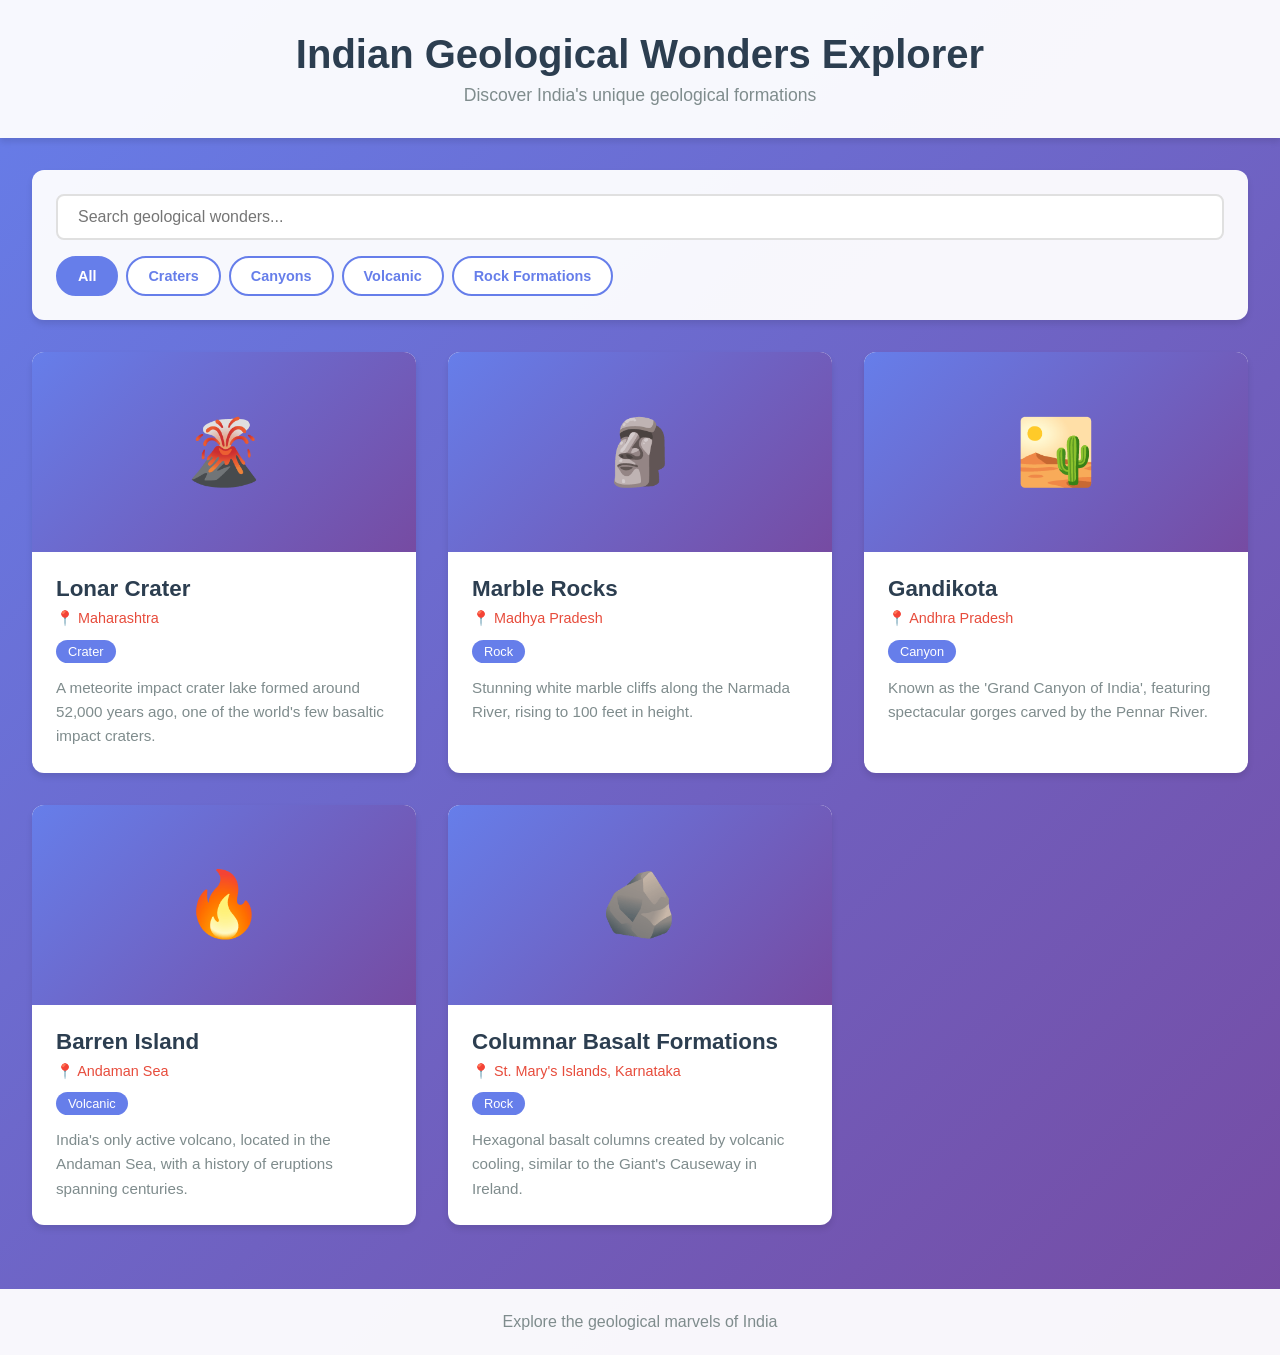
<file: geological-wonders/index.html>
<!DOCTYPE html>
<html lang="en">
<head>
    <meta charset="UTF-8">
    <meta name="viewport" content="width=device-width, initial-scale=1.0">
    <title>Indian Geological Wonders Explorer</title>
    <link rel="stylesheet" href="style.css">
</head>
<body>
    <header>
        <h1>Indian Geological Wonders Explorer</h1>
        <p>Discover India's unique geological formations</p>
    </header>

    <main>
        <div class="controls">
            <div class="search-box">
                <input type="text" id="searchInput" placeholder="Search geological wonders...">
            </div>
            <div class="filters">
                <button class="filter-btn active" data-filter="all">All</button>
                <button class="filter-btn" data-filter="crater">Craters</button>
                <button class="filter-btn" data-filter="canyon">Canyons</button>
                <button class="filter-btn" data-filter="volcanic">Volcanic</button>
                <button class="filter-btn" data-filter="rock">Rock Formations</button>
            </div>
        </div>

        <div class="wonders-grid" id="wondersGrid">
            <!-- Cards will be dynamically generated -->
        </div>

        <div class="modal" id="modal">
            <div class="modal-content">
                <span class="close">&times;</span>
                <div class="modal-body" id="modalBody">
                    <!-- Modal content will be dynamically generated -->
                </div>
            </div>
        </div>
    </main>

    <footer>
        <p>Explore the geological marvels of India</p>
    </footer>

    <script src="script.js"></script>
</body>
</html>
</file>
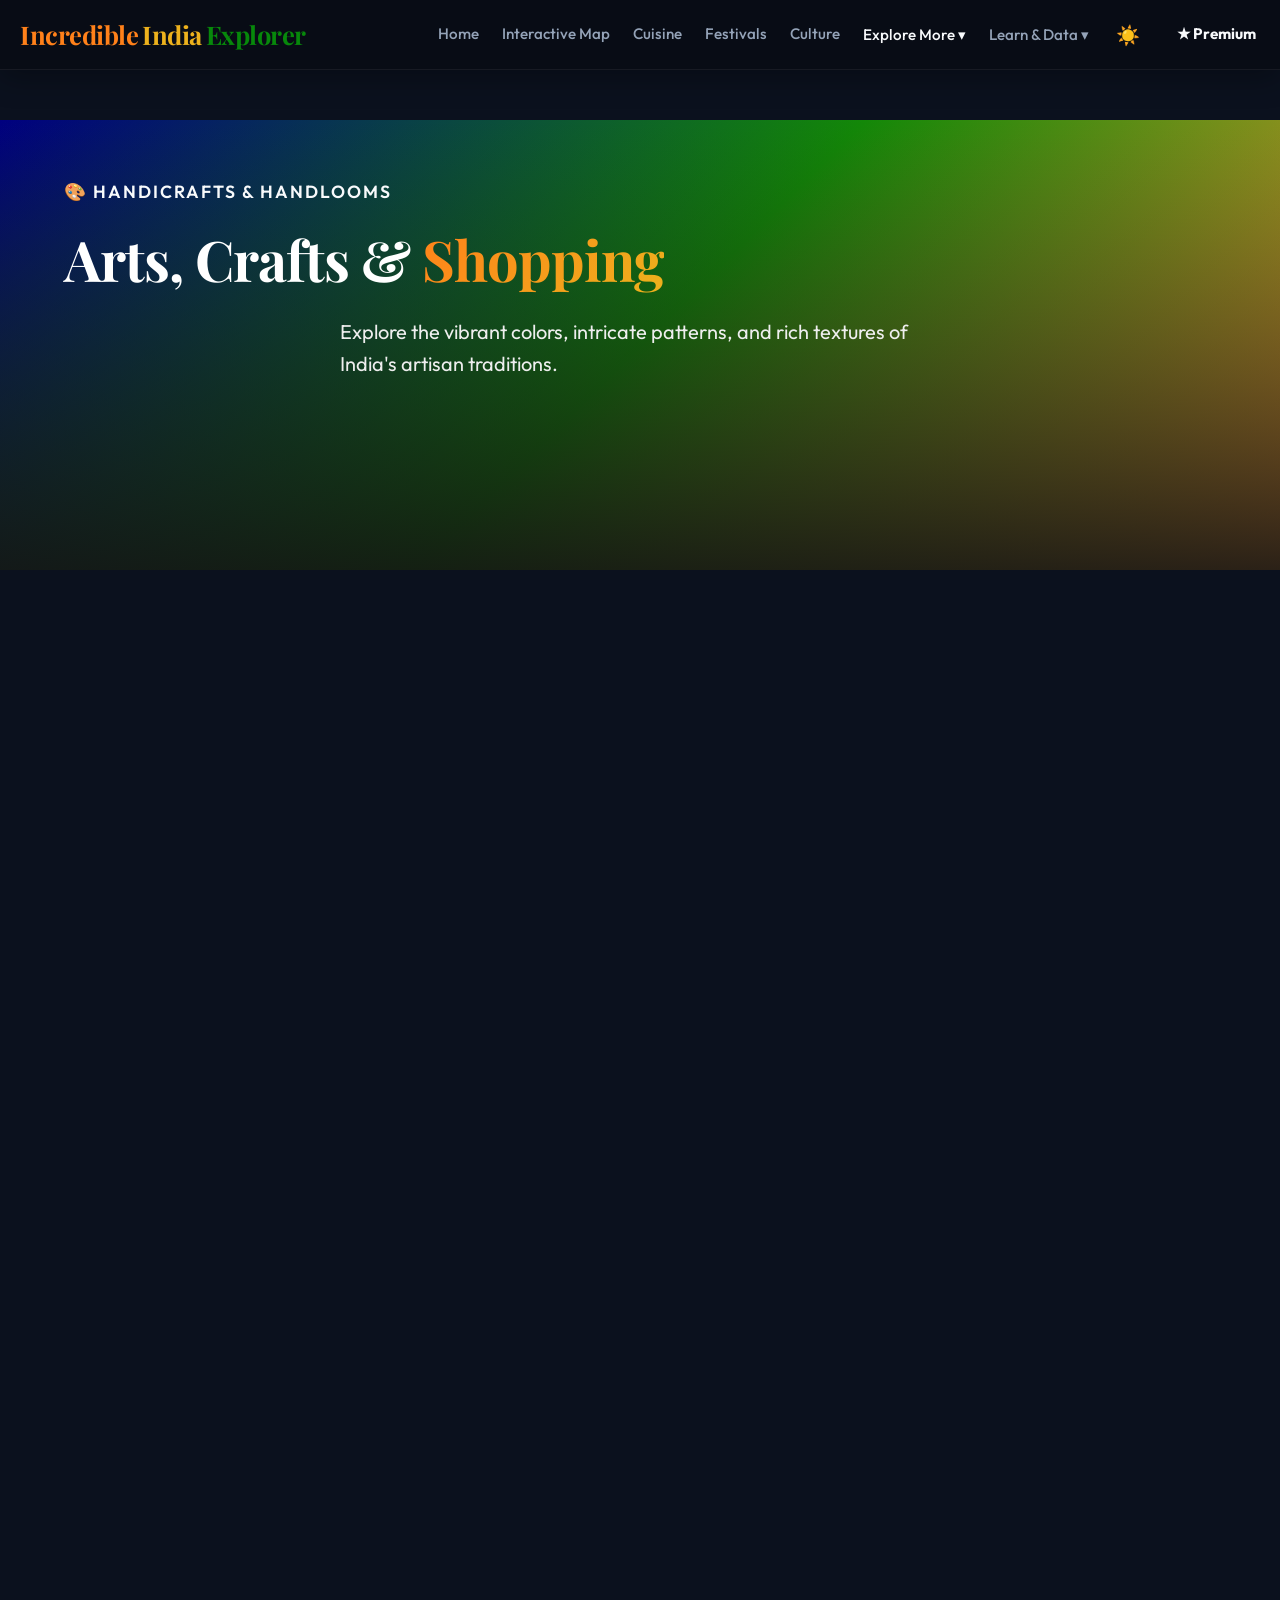
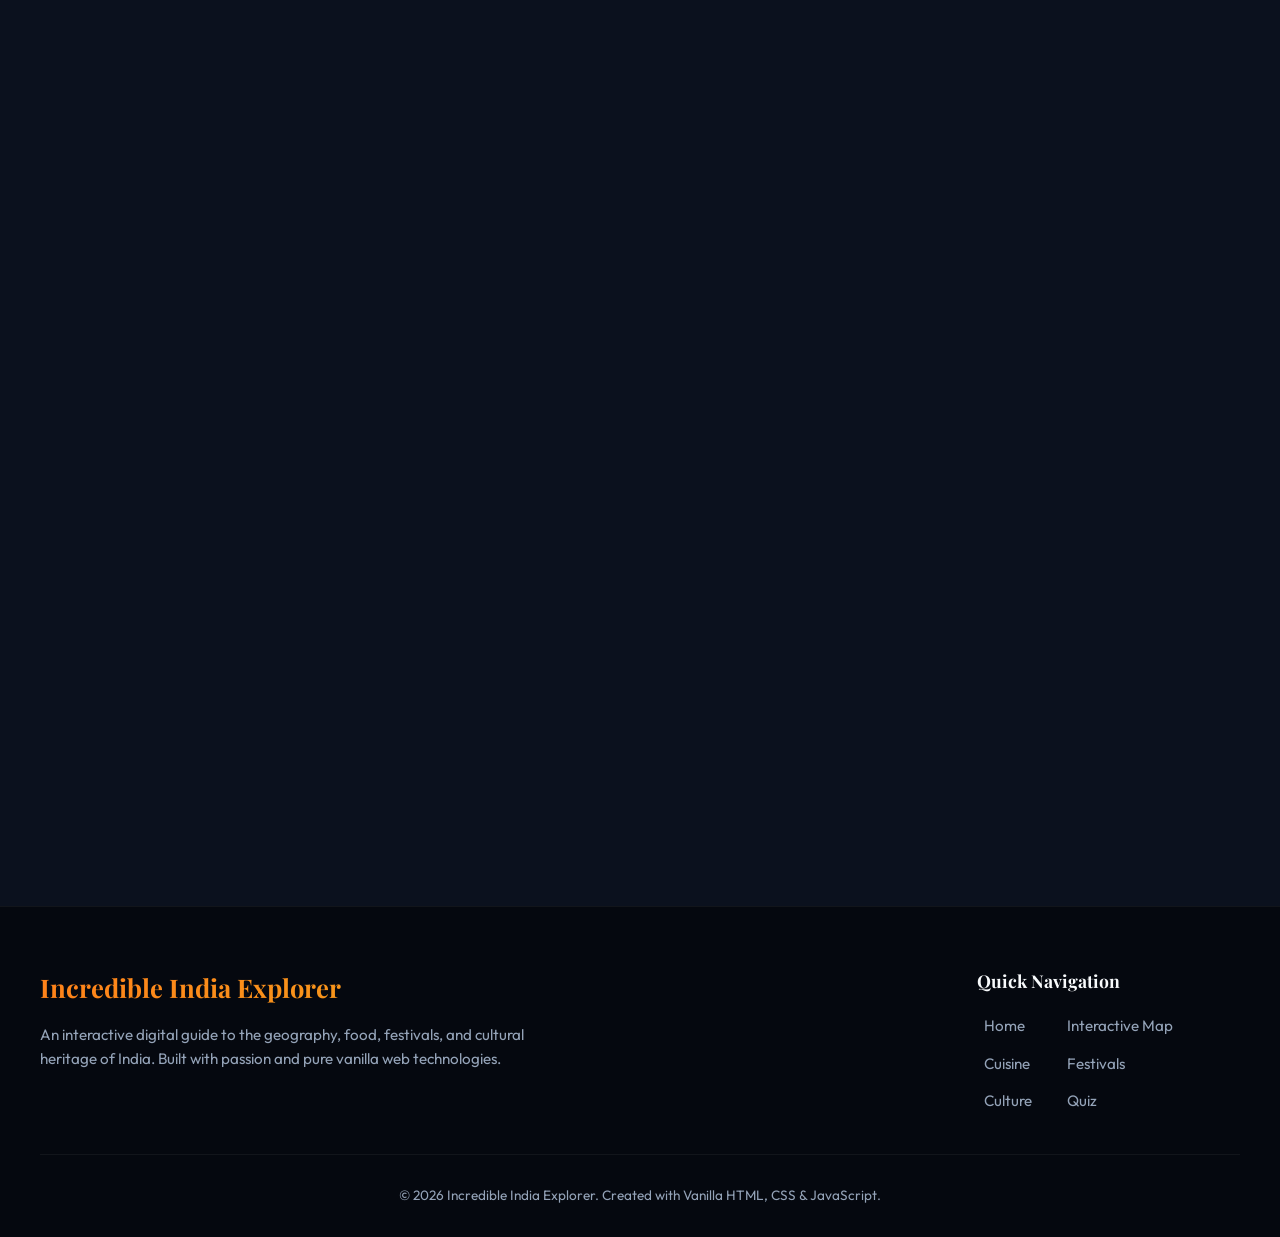
<file: arts-crafts.html>
<!DOCTYPE html>
<html lang="en">
<head>
    <meta charset="UTF-8">
    <meta name="viewport" content="width=device-width, initial-scale=1.0">
    <meta name="description" content="Arts, Crafts & Shopping - Discover the Handicraft Atlas and GI Tagged Products of India.">
    <title>Arts & Crafts | Incredible India</title>

    <link rel="preconnect" href="https://fonts.googleapis.com">
    <link rel="preconnect" href="https://fonts.gstatic.com" crossorigin>
    <link href="https://fonts.googleapis.com/css2?family=Outfit:wght@300;400;500;600;700;800&family=Playfair+Display:ital,wght@0,400;0,600;0,700;1,400&display=swap" rel="stylesheet">

    <link rel="stylesheet" href="styles.css">
    <style>
        .arts-hero {
            background:
                linear-gradient(to top, rgba(20, 20, 20, 0.9), transparent),
                linear-gradient(-45deg, #FF9933, #138808, #000080) center/cover;
            height: 50vh;
            display: flex;
            align-items: flex-end;
            padding-bottom: 50px;
            margin-top: 40px;
        }

        /* ===== Premium eyebrow + divider (shared) ===== */

        .premium-eyebrow {
            text-align: center;
            color: var(--primary-gold);
            letter-spacing: 4px;
            font-size: 1.5rem;
            font-weight: 600;
            margin-bottom: 18px;
        }

        .premium-heading {
            text-align: center;
            font-family: var(--font-heading);
            font-size: 2.9rem;
            color: var(--text-light);
            margin-bottom: 16px;
        }

        .premium-subtitle {
            text-align: center;
            color: var(--text-muted);
            max-width: 620px;
            margin: 0 auto;
            font-size: 1.02rem;
            line-height: 1.7;
        }

        .premium-divider {
            display: flex;
            align-items: center;
            justify-content: center;
            gap: 15px;
            width: 260px;
            margin: 32px auto 55px;
        }

        .premium-divider .line {
            flex: 1;
            height: 2px;
            background: linear-gradient(90deg, transparent, rgba(255, 176, 31, 0.6));
        }

        .premium-divider .line.right {
            background: linear-gradient(90deg, rgba(255, 176, 31, 0.6), transparent);
        }

        .premium-divider .dot {
            width: 7px;
            height: 7px;
            border-radius: 50%;
            background: var(--primary-gold);
            flex-shrink: 0;
        }

        /* ===== Handicraft Atlas rows ===== */

        .atlas-list {
            display: flex;
            flex-direction: column;
            gap: 28px;
        }

        .atlas-row {
            display: flex;
            min-height: 320px;
            background: var(--bg-dark-card);
            border: 1px solid rgba(255, 176, 31, 0.22);
            border-radius: var(--border-radius-lg);
            overflow: hidden;
            transition: var(--transition-smooth);
        }

        .atlas-row:hover {
            border-color: var(--primary-gold);
            box-shadow: var(--shadow-glow-active);
            transform: translateY(-4px);
        }

        .atlas-row.reverse {
            flex-direction: row-reverse;
        }

        .atlas-media {
            position: relative;
            flex: 1 1 50%;
        }

        .atlas-media .animated-placeholder {
            position: absolute;
            inset: 0;
            min-height: 100%;
            border-radius: 0;
        }

        .atlas-photo {
            position: absolute;
            inset: 0;
            width: 100%;
            height: 100%;
            object-fit: cover;
        }

        .atlas-tag {
            position: absolute;
            top: 18px;
            left: 18px;
            z-index: 2;
            display: inline-flex;
            align-items: center;
            gap: 6px;
            background: rgba(10, 10, 10, 0.72);
            border: 1px solid rgba(255, 176, 31, 0.45);
            color: #fff;
            padding: 6px 14px;
            border-radius: 20px;
            font-size: 0.68rem;
            font-weight: 700;
            letter-spacing: 1.5px;
            text-transform: uppercase;
        }

        .atlas-content {
            flex: 1 1 50%;
            padding: 55px 60px;
            display: flex;
            flex-direction: column;
            justify-content: center;
        }

        .atlas-index {
            display: flex;
            align-items: center;
            gap: 14px;
            color: var(--primary-gold);
            font-family: var(--font-heading);
            font-size: 1.3rem;
            margin-bottom: 12px;
        }

        .atlas-index .rule {
            width: 40px;
            height: 1px;
            background: var(--primary-gold);
        }

        .atlas-content h3 {
            font-family: var(--font-heading);
            font-size: 2.1rem;
            color: var(--text-light);
            margin-bottom: 16px;
        }

        .atlas-divider {
            width: 42px;
            height: 3px;
            background: var(--gradient-saffron-gold);
            border-radius: 2px;
            margin-bottom: 18px;
        }

        .atlas-content p {
            color: var(--text-muted);
            font-size: 1rem;
            line-height: 1.75;
            margin-bottom: 30px;
            max-width: 420px;
        }

        .btn-outline-gold {
            display: inline-flex;
            align-items: center;
            gap: 10px;
            align-self: flex-start;
            padding: 12px 26px;
            border: 1px solid var(--primary-gold);
            color: var(--primary-gold);
            border-radius: 8px;
            font-size: 0.88rem;
            font-weight: 600;
            text-decoration: none;
            transition: var(--transition-snappy);
        }

        .btn-outline-gold:hover {
            background: var(--primary-gold);
            color: #1a1305;
        }

        .btn-outline-gold .arrow {
            display: inline-block;
            transition: transform 0.3s ease;
        }

        .btn-outline-gold:hover .arrow {
            transform: translateX(4px);
        }

        /* ===== GI Tagged Products ===== */

        .gi-tag-section {
            background: var(--bg-dark-deep);
            padding: 50px 0;
            /* margin-top: 30px; */
        }

        .gi-grid {
            display: grid;
            grid-template-columns: repeat(auto-fill, minmax(230px, 1fr));
            gap: 28px;
            margin-top: 10px;
        }

        .gi-item {
            background: var(--bg-dark-card);
            border: 1px solid rgba(255, 176, 31, 0.2);
            border-radius: 14px;
            overflow: hidden;
            display: flex;
            flex-direction: column;
            transition: var(--transition-smooth);
        }

        .gi-item:hover {
            transform: translateY(-6px);
            border-color: var(--primary-gold);
            box-shadow: var(--shadow-glow-active);
        }

        .gi-media {
            position: relative;
            height: 170px;
        }

        .gi-media .animated-placeholder {
            min-height: 170px;
            font-size: 1rem;
            border-radius: 0;
        }

        .gi-photo {
            width: 100%;
            height: 170px;
            object-fit: cover;
            display: block;
        }

        .gi-badge {
            position: absolute;
            top: 14px;
            left: 14px;
            z-index: 2;
            width: 42px;
            height: 42px;
            border-radius: 50%;
            background: radial-gradient(circle at 30% 30%, #3a2b05, #0d0a02 75%);
            border: 2px solid var(--primary-gold);
            color: var(--primary-gold);
            display: flex;
            align-items: center;
            justify-content: center;
            font-weight: 800;
            font-size: 0.78rem;
            box-shadow: 0 4px 10px rgba(0, 0, 0, 0.5);
        }

        .gi-body {
            padding: 22px 20px 26px;
            display: flex;
            flex-direction: column;
            flex: 1;
        }

        .gi-body h3 {
            font-family: var(--font-heading);
            font-size: 1.15rem;
            color: var(--text-light);
            margin-bottom: 6px;
        }

        .gi-loc {
            display: flex;
            align-items: center;
            gap: 5px;
            color: var(--primary-gold);
            font-size: 0.7rem;
            font-weight: 700;
            letter-spacing: 1px;
            text-transform: uppercase;
            margin-bottom: 12px;
        }

        .gi-body p {
            color: var(--text-muted);
            font-size: 0.85rem;
            line-height: 1.65;
            margin-bottom: 18px;
            flex: 1;
        }

        .gi-learn-more {
            display: inline-flex;
            align-items: center;
            gap: 6px;
            color: var(--primary-gold);
            font-size: 0.85rem;
            font-weight: 600;
            text-decoration: none;
        }

        .gi-learn-more .arrow {
            display: inline-block;
            transition: transform 0.3s ease;
        }

        .gi-learn-more:hover .arrow {
            transform: translateX(4px);
        }

        .gi-more-wrap {
            text-align: center;
            margin-top: 55px;
        }

        @media (max-width: 900px) {
            .atlas-row,
            .atlas-row.reverse {
                flex-direction: column;
            }

            .atlas-media {
                min-height: 240px;
            }

            .atlas-content {
                padding: 40px 30px;
            }

            .premium-heading {
                font-size: 2.2rem;
            }
        }
    </style>
</head>
<body>
    <header class="navbar scrolled" id="navbar">
        <div class="nav-container">
            <a href="index.html#home" class="nav-logo" id="nav-logo">
                <span class="saffron">Incredible</span>
                <span class="gold">India</span>
                <span class="green">Explorer</span>
            </a>
            <button class="menu-toggle" id="menu-toggle" aria-label="Toggle Menu">
                <span class="bar"></span>
                <span class="bar"></span>
                <span class="bar"></span>
            </button>
            <nav class="nav-menu" id="nav-menu">
                <a href="index.html#home" class="nav-link" id="link-home">Home</a>
                <a href="index.html#map" class="nav-link" id="link-map">Interactive Map</a>
                <a href="cuisine.html" class="nav-link" id="link-cuisine">Cuisine</a>
                <a href="festivals.html" class="nav-link" id="link-festivals">Festivals</a>
                <a href="culture.html" class="nav-link" id="link-culture">Culture</a>
                <div class="nav-dropdown">
                    <button class="nav-link dropdown-toggle" id="link-explore-more" style="color: var(--saffron)">Explore More ▾</button>
                    <div class="dropdown-menu">
                        <a href="travel.html" class="dropdown-item">Travel & Destinations</a>
                        <a href="wildlife.html" class="dropdown-item">Nature & Wildlife</a>
                        <a href="personalities.html" class="dropdown-item">Famous Personalities</a>
                        <a href="spiritual.html" class="dropdown-item">Spiritual India</a>
                        <a href="arts-crafts.html" class="dropdown-item" style="color: var(--saffron)">Arts & Crafts</a>
                    </div>
                </div>
                <div class="nav-dropdown">
                    <button class="nav-link dropdown-toggle" id="link-learn-data">Learn & Data ▾</button>
                    <div class="dropdown-menu">
                        <a href="smart-cities.html" class="dropdown-item">Smart Cities</a>
                        <a href="languages.html" class="dropdown-item">Languages of India</a>
                        <a href="data-india.html" class="dropdown-item">Data & Statistics</a>
                        <a href="learn.html" class="dropdown-item">Learn & Quiz</a>
                    </div>
                </div>
                <button id="theme-toggle" class="btn-theme-toggle" aria-label="Toggle Dark/Light Mode" title="Toggle Light Mode">☀️</button>
                <a href="premium.html" class="nav-link" style="color: var(--gold); font-weight: bold;">★ Premium</a>
            </nav>
        </div>
    </header>

    <main style="padding-top: 80px;">
        <section class="arts-hero scroll-section">
            <div class="section-container">
                <span class="hero-tagline animate-fade-in" style="color: var(--gold);">🎨 Handicrafts & Handlooms</span>
                <h1 class="hero-title animate-slide-up" style="color: white; font-size: 3.5rem;">Arts, Crafts & <span class="highlight" style="color: var(--gold);">Shopping</span></h1>
                <p class="hero-description animate-fade-in-delayed" style="color: #eee; max-width: 600px;">
                    Explore the vibrant colors, intricate patterns, and rich textures of India's artisan traditions.
                </p>
            </div>
        </section>

        <!-- <section class="fade-in-section" style="padding: 60px 0;">
            <div class="section-container">
                <div class="section-header">
                    <span class="section-badge">Masterpieces</span>
                    <h2>Handicraft Atlas</h2>
                </div>

                <div class="craft-grid">
                    <div class="craft-card">
                        <div class="animated-placeholder craft-img">Madhubani</div>
                        <div class="craft-info">
                            <h3>Madhubani Painting</h3>
                            <span class="state">Bihar</span>
                            <p style="font-size: 0.85rem; color: var(--text-muted);">Complex geometrical patterns and vibrant natural colors.</p>
                        </div>
                    </div>

                    <div class="craft-card">
                        <div class="animated-placeholder craft-img">Blue Pottery</div>
                        <div class="craft-info">
                            <h3>Blue Pottery</h3>
                            <span class="state">Rajasthan</span>
                            <p style="font-size: 0.85rem; color: var(--text-muted);">Elegant quartz pottery featuring Turko-Persian origins.</p>
                        </div>
                    </div>

                    <div class="craft-card">
                        <div class="animated-placeholder craft-img">Chikankari</div>
                        <div class="craft-info">
                            <h3>Chikankari</h3>
                            <span class="state">Uttar Pradesh</span>
                            <p style="font-size: 0.85rem; color: var(--text-muted);">Delicate and artfully done hand embroidery on textile.</p>
                        </div>
                    </div>

                    <div class="craft-card">
                        <div class="animated-placeholder craft-img">Pattachitra</div>
                        <div class="craft-info">
                            <h3>Pattachitra</h3>
                            <span class="state">Odisha</span>
                            <p style="font-size: 0.85rem; color: var(--text-muted);">Traditional cloth-based scroll painting with mythological narratives.</p>
                        </div>
                    </div>
                </div>
            </div>
        </section>

        <section class="gi-tag-section fade-in-section">
            <div class="section-container">
                <div class="section-header">
                    <span class="section-badge gold-bg">Authenticity</span>
                    <h2>GI Tagged Products</h2>
                    <p class="section-subtitle">Products holding a Geographical Indication tag denoting their authentic regional origin.</p>
                </div>

                <div class="gi-grid">
                    <div class="gi-item">
                        <h3 class="gold" style="font-family: 'Playfair Display', serif;">Darjeeling Tea</h3>
                        <p style="font-size: 0.9rem; margin-top: 10px;">West Bengal</p>
                    </div>
                    <div class="gi-item">
                        <h3 class="gold" style="font-family: 'Playfair Display', serif;">Banarasi Saree</h3>
                        <p style="font-size: 0.9rem; margin-top: 10px;">Uttar Pradesh</p>
                    </div>
                    <div class="gi-item">
                        <h3 class="gold" style="font-family: 'Playfair Display', serif;">Mysore Silk</h3>
                        <p style="font-size: 0.9rem; margin-top: 10px;">Karnataka</p>
                    </div>
                    <div class="gi-item">
                        <h3 class="gold" style="font-family: 'Playfair Display', serif;">Kanchipuram Silk</h3>
                        <p style="font-size: 0.9rem; margin-top: 10px;">Tamil Nadu</p>
                    </div>
                    <div class="gi-item">
                        <h3 class="gold" style="font-family: 'Playfair Display', serif;">Kashmir Pashmina</h3>
                        <p style="font-size: 0.9rem; margin-top: 10px;">Jammu & Kashmir</p>
                    </div>
                </div>
            </div>
        </section> -->



        <section class="fade-in-section" style="padding: 10px 0;">
    <div class="section-container">
        <div class="premium-eyebrow">◈ &nbsp;HANDICRAFT ATLAS&nbsp; ◈</div>
        <h2 class="premium-heading">Discover India's Timeless Crafts</h2>
        <p class="premium-subtitle">Explore the rich heritage of handcrafted traditions, passed down through generations across the length and breadth of India.</p>
        <div class="premium-divider"><span class="line"></span><span class="dot"></span><span class="line right"></span></div>

        <div class="atlas-list">
            <div class="atlas-row">
                <div class="atlas-media">
                    <span class="atlas-tag">📍 Jammu &amp; Kashmir</span>
                    <img src="assets/Pashmina.png" alt="Pashmina Shawls" class="atlas-photo" onerror="this.style.display='none'; this.nextElementSibling.style.display='flex';">
                    <div class="animated-placeholder" style="display:none;">Pashmina Shawls</div>
                </div>
                <div class="atlas-content">
                    <div class="atlas-index"><span>01</span><span class="rule"></span></div>
                    <h3>Pashmina Shawls</h3>
                    <div class="atlas-divider"></div>
                    <p>Woven with unparalleled finesse, Pashmina shawls are a symbol of luxury and royal heritage.</p>
                    <a href="#" class="btn-outline-gold">Explore Craft <span class="arrow">→</span></a>
                </div>
            </div>

            <div class="atlas-row reverse">
                <div class="atlas-media">
                    <span class="atlas-tag">📍 Karnataka</span>
                    <img src="assets/sandalwood.png" alt="Wood Carving" class="atlas-photo" onerror="this.style.display='none'; this.nextElementSibling.style.display='flex';">
                    <div class="animated-placeholder" style="display:none;">Wood Carving</div>
                </div>
                <div class="atlas-content">
                    <div class="atlas-index"><span>02</span><span class="rule"></span></div>
                    <h3>Wood Carving</h3>
                    <div class="atlas-divider"></div>
                    <p>Intricate woodwork that showcases the artistry and craftsmanship of skilled artisans.</p>
                    <a href="#" class="btn-outline-gold">Explore Craft <span class="arrow">→</span></a>
                </div>
            </div>

            <div class="atlas-row">
                <div class="atlas-media">
                    <span class="atlas-tag">📍 Rajasthan</span>
                    <img src="assets/Blue_Pottery.png" alt="Blue Pottery" class="atlas-photo" onerror="this.style.display='none'; this.nextElementSibling.style.display='flex';">
                    <div class="animated-placeholder" style="display:none;">Blue Pottery</div>
                </div>
                <div class="atlas-content">
                    <div class="atlas-index"><span>03</span><span class="rule"></span></div>
                    <h3>Blue Pottery</h3>
                    <div class="atlas-divider"></div>
                    <p>A unique craft with Persian influence, known for its vibrant blue hues and intricate designs.</p>
                    <a href="#" class="btn-outline-gold">Explore Craft <span class="arrow">→</span></a>
                </div>
            </div>

            <div class="atlas-row reverse">
                <div class="atlas-media">
                    <span class="atlas-tag">📍 Tamil Nadu</span>
                    <img src="assets/Kanchipuram_silk.png" alt="Kanchipuram Weaves" class="atlas-photo" onerror="this.style.display='none'; this.nextElementSibling.style.display='flex';">
                    <div class="animated-placeholder" style="display:none;">Kanchipuram Weaves</div>
                </div>
                <div class="atlas-content">
                    <div class="atlas-index"><span>04</span><span class="rule"></span></div>
                    <h3>Kanchipuram Weaves</h3>
                    <div class="atlas-divider"></div>
                    <p>Renowned for their rich silk sarees with pure zari, crafted for generations.</p>
                    <a href="#" class="btn-outline-gold">Explore Craft <span class="arrow">→</span></a>
                </div>
            </div>
        </div>
    </div>
</section>

<section class="gi-tag-section fade-in-section">
    <div class="section-container">
        <div class="premium-eyebrow">— &nbsp;GI Tagged Products&nbsp; —</div>
        <h2 class="premium-heading">India's Geographical Indications</h2>
        <p class="premium-subtitle">Authentic products, unique to their origin. Recognized globally for their distinct quality and heritage.</p>

        <div class="gi-grid">
            <div class="gi-item">
                <div class="gi-media">
                    <span class="gi-badge">GI</span>
                    <img src="assets/Darjeeling.png" alt="Darjeeling Tea" class="gi-photo" onerror="this.style.display='none'; this.nextElementSibling.style.display='flex';">
                    <div class="animated-placeholder small-ph" style="display:none;">Darjeeling Tea</div>
                </div>
                <div class="gi-body">
                    <h3>Darjeeling Tea</h3>
                    <span class="gi-loc">📍 West Bengal</span>
                    <p>World-famous tea known for its distinctive aroma and muscatel flavor.</p>
                    <a href="#" class="gi-learn-more">Learn More <span class="arrow">→</span></a>
                </div>
            </div>

            <div class="gi-item">
                <div class="gi-media">
                    <span class="gi-badge">GI</span>
                    <img src="assets/Hyderabadi_Basmati_Rice.png" alt="Hyderabadi Basmati Rice" class="gi-photo" onerror="this.style.display='none'; this.nextElementSibling.style.display='flex';">
                    <div class="animated-placeholder small-ph" style="display:none;">Hyderabadi Basmati Rice</div>
                </div>
                <div class="gi-body">
                    <h3>Hyderabadi Basmati Rice</h3>
                    <span class="gi-loc">📍 Telangana</span>
                    <p>Aromatic long-grain rice celebrated for its exquisite quality and taste.</p>
                    <a href="#" class="gi-learn-more">Learn More <span class="arrow">→</span></a>
                </div>
            </div>

            <div class="gi-item">
                <div class="gi-media">
                    <span class="gi-badge">GI</span>
                    <img src="assets/Alphonso.png" alt="Alphonso Mango" class="gi-photo" onerror="this.style.display='none'; this.nextElementSibling.style.display='flex';">
                    <div class="animated-placeholder small-ph" style="display:none;">Alphonso Mango</div>
                </div>
                <div class="gi-body">
                    <h3>Alphonso Mango</h3>
                    <span class="gi-loc">📍 Maharashtra</span>
                    <p>The king of mangoes, known for its rich taste, aroma and golden color.</p>
                    <a href="#" class="gi-learn-more">Learn More <span class="arrow">→</span></a>
                </div>
            </div>

            <div class="gi-item">
                <div class="gi-media">
                    <span class="gi-badge">GI</span>
                    <img src="assets/KanchipuramSilk.png" alt="Kanchipuram Silk" class="gi-photo" onerror="this.style.display='none'; this.nextElementSibling.style.display='flex';">
                    <div class="animated-placeholder small-ph" style="display:none;">Kanchipuram Silk</div>
                </div>
                <div class="gi-body">
                    <h3>Kanchipuram Silk</h3>
                    <span class="gi-loc">📍 Tamil Nadu</span>
                    <p>Pure silk sarees woven with traditional motifs and rich cultural heritage.</p>
                    <a href="#" class="gi-learn-more">Learn More <span class="arrow">→</span></a>
                </div>
            </div>

            <div class="gi-item">
                <div class="gi-media">
                    <span class="gi-badge">GI</span>
                    <img src="assets/Makrana_Marble.png" alt="Makrana Marble" class="gi-photo" onerror="this.style.display='none'; this.nextElementSibling.style.display='flex';">
                    <div class="animated-placeholder small-ph" style="display:none;">Makrana Marble</div>
                </div>
                <div class="gi-body">
                    <h3>Makrana Marble</h3>
                    <span class="gi-loc">📍 Rajasthan</span>
                    <p>Premium quality marble famous for its purity, shine and durability.</p>
                    <a href="#" class="gi-learn-more">Learn More <span class="arrow">→</span></a>
                </div>
            </div>

            <div class="gi-item">
                <div class="gi-media">
                    <span class="gi-badge">GI</span>
                    <img src="assets/Dhokra_Art.png" alt="Dhokra Craft" class="gi-photo" onerror="this.style.display='none'; this.nextElementSibling.style.display='flex';">
                    <div class="animated-placeholder small-ph" style="display:none;">Dhokra Craft</div>
                </div>
                <div class="gi-body">
                    <h3>Dhokra Craft</h3>
                    <span class="gi-loc">📍 Chhattisgarh</span>
                    <p>Ancient metal craft using lost-wax technique, reflecting tribal heritage.</p>
                    <a href="#" class="gi-learn-more">Learn More <span class="arrow">→</span></a>
                </div>
            </div>
        </div>

        <div class="gi-more-wrap">
            <a href="#" class="btn-outline-gold">View More GI Products <span class="arrow">→</span></a>
        </div>
    </div>
</section>
    </main>

    <!-- Footer -->
    <footer class="footer">
        <div class="footer-container">
            <div class="footer-brand">
                <h3>Incredible India Explorer</h3>
                <p>An interactive digital guide to the geography, food, festivals, and cultural heritage of India. Built
                    with passion and pure vanilla web technologies.</p>
            </div>
            <div class="footer-links">
                <h4>Quick Navigation</h4>
                <ul>
                    <li><a href="index.html#home">Home</a></li>
                    <li><a href="index.html#map">Interactive Map</a></li>
                    <li><a href="cuisine.html">Cuisine</a></li>
                    <li><a href="festivals.html">Festivals</a></li>
                    <li><a href="culture.html">Culture</a></li>
                    <li><a href="index.html#quiz">Quiz</a></li>
                </ul>
            </div>
            
        </div>
        <div class="footer-credits" style="align-self: center;">
            <p>&copy; 2026 Incredible India Explorer. Created with Vanilla HTML, CSS & JavaScript.</p>
        </div>
    </footer>
    <script src="app.js"></script>
</body>
</html>
</file>
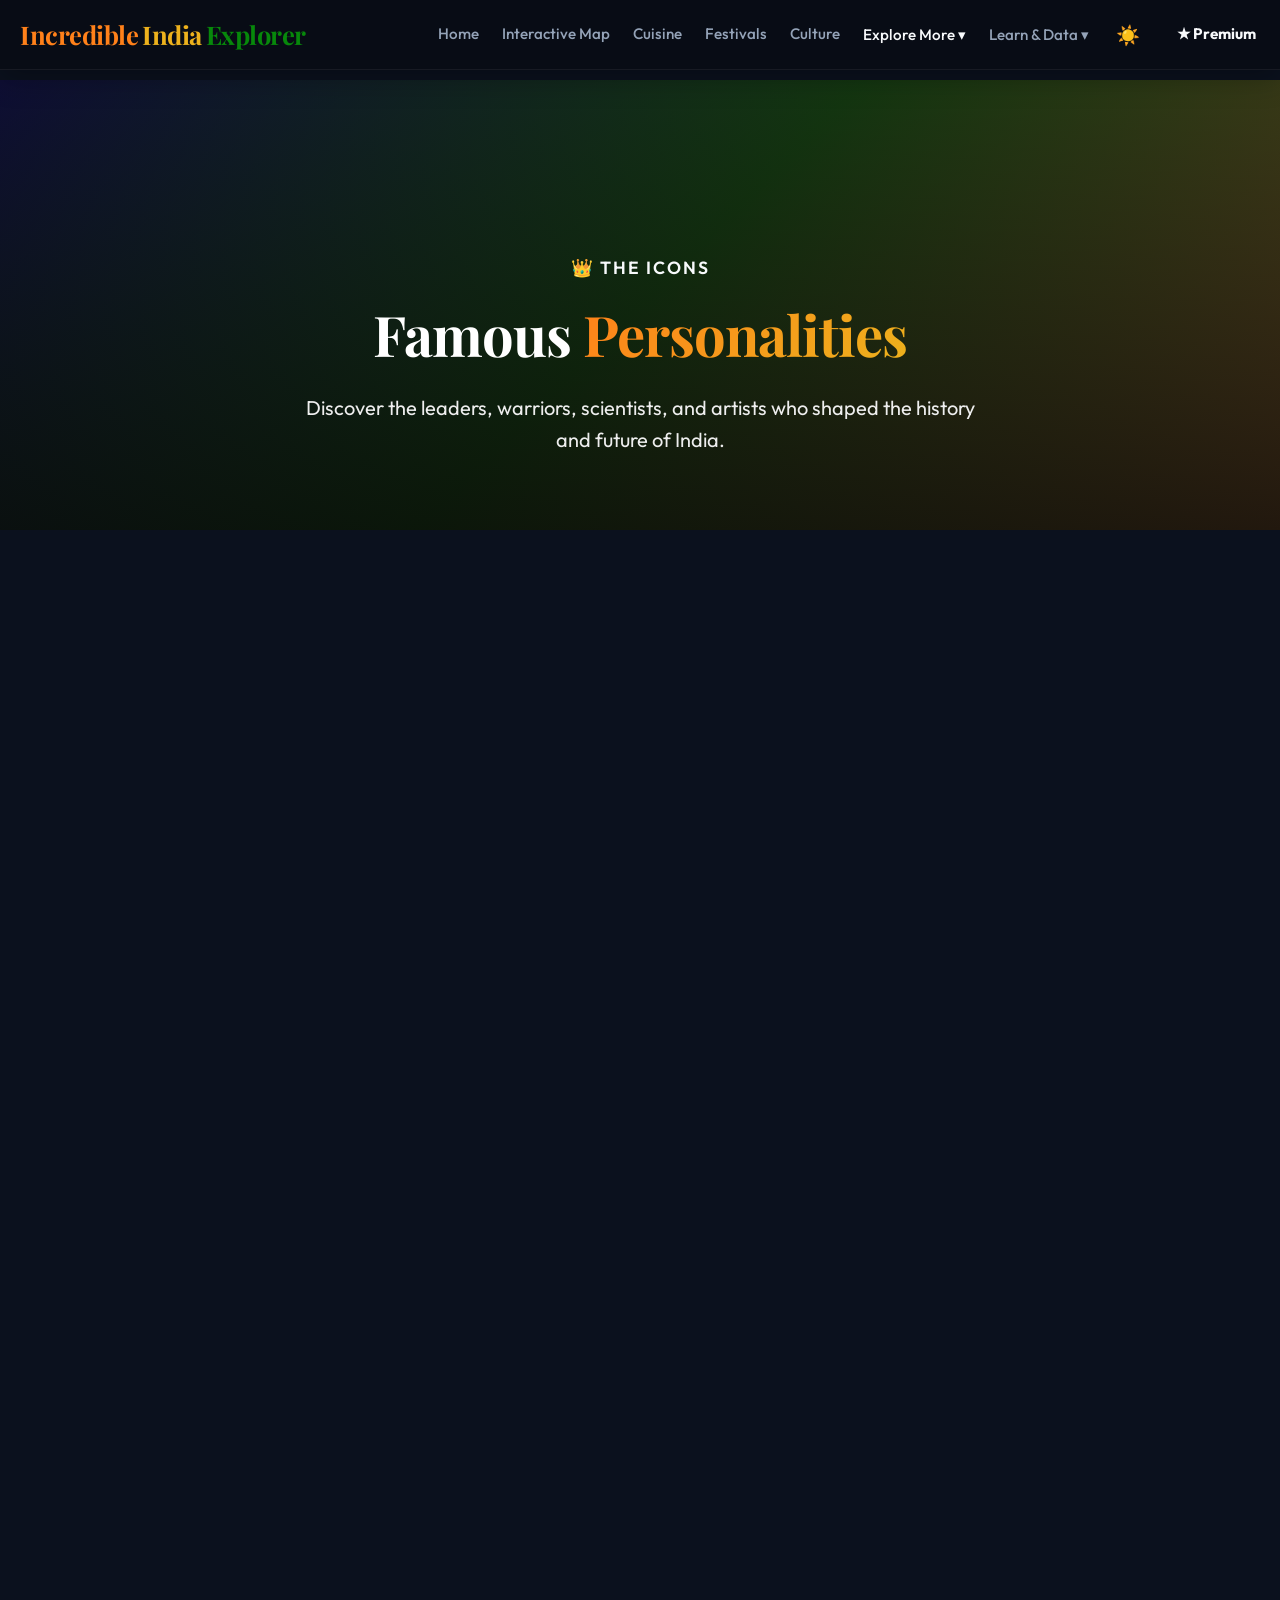
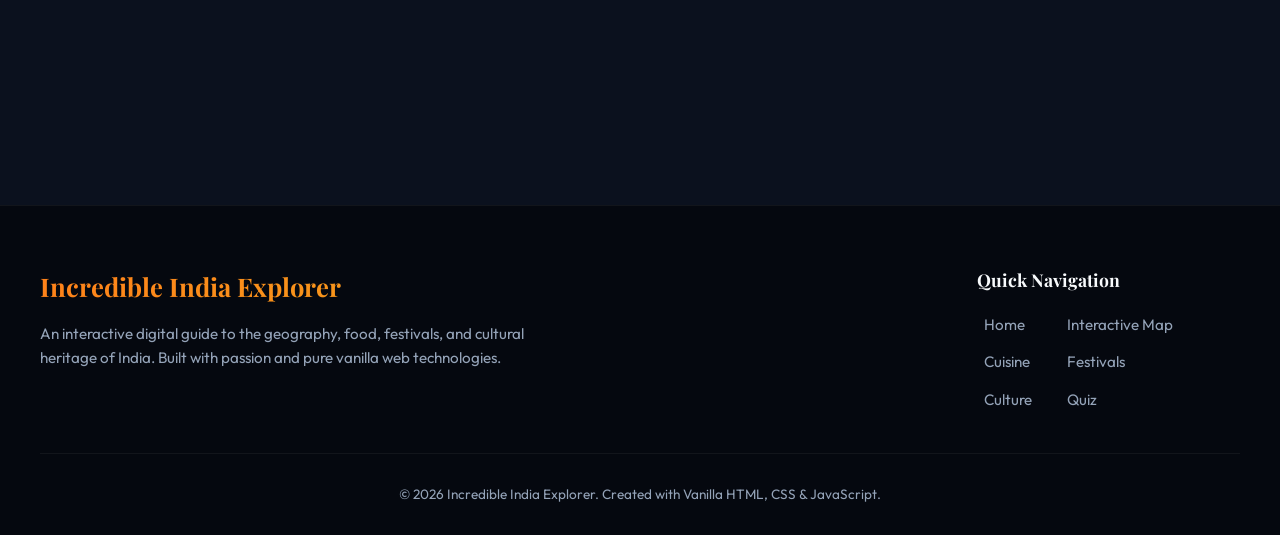
<file: personalities.html>
<!DOCTYPE html>
<html lang="en">
<head>
    <meta charset="UTF-8">
    <meta name="viewport" content="width=device-width, initial-scale=1.0">
    <meta name="description" content="Famous Personalities - The legends, freedom fighters, and modern icons of India.">
    <title>Famous Personalities | Incredible India</title>

    <link rel="preconnect" href="https://fonts.googleapis.com">
    <link rel="preconnect" href="https://fonts.gstatic.com" crossorigin>
    <link href="https://fonts.googleapis.com/css2?family=Outfit:wght@300;400;500;600;700;800&family=Playfair+Display:ital,wght@0,400;0,600;0,700;1,400&display=swap" rel="stylesheet">
    
    <link rel="stylesheet" href="styles.css">
    <style>
        .personalities-hero {
            background: linear-gradient(to bottom, rgba(20,20,20,0.7) 0%, rgba(10,10,10,0.9) 100%), linear-gradient(-45deg, #FF9933, #138808, #000080) center/cover;
            height: 50vh;
            display: flex;
            align-items: center;
            justify-content: center;
            text-align: center;
        }

        .category-tabs {
            display: flex;
            justify-content: center;
            gap: 20px;
            margin: 40px 0;
            flex-wrap: wrap;
        }

        .category-tab {
            padding: 12px 30px;
            background: transparent;
            border: 2px solid var(--saffron);
            color: var(--text-color);
            border-radius: 30px;
            font-size: 1.1rem;
            cursor: pointer;
            transition: all 0.3s ease;
            font-family: 'Outfit', sans-serif;
            font-weight: 500;
        }

        .category-tab.active, .category-tab:hover {
            background: var(--saffron);
            color: white;
            box-shadow: 0 5px 15px rgba(255, 153, 51, 0.3);
        }

        .person-grid {
            display: grid;
            grid-template-columns: repeat(auto-fill, minmax(250px, 1fr));
            gap: 30px;
            padding-bottom: 60px;
        }

        /* PREMIUM PERSONALITY CARDS */
        
        .person-card{
            position: relative;
            overflow: hidden;
            text-align: center;
        
            background: linear-gradient(
                145deg,
                rgba(35,40,55,.85),
                rgba(20,24,35,.92)
            );
        
            border: 1px solid rgba(255,255,255,.08);
            border-radius: 22px;
            backdrop-filter: blur(14px);
        
            box-shadow:
                0 12px 35px rgba(0,0,0,.35);
        
            transition:
                transform .45s ease,
                box-shadow .45s ease,
                border-color .45s ease;
        }

        /* Golden Spotlight */
        
        .person-card::before{
            content:"";
            position:absolute;
            width:320px;
            height:320px;
        
            background:
            radial-gradient(circle,
            rgba(255,215,0,.30) 0%,
            rgba(255,215,0,.12) 35%,
            transparent 72%);
        
            left:50%;
            top:-170px;
            transform:translateX(-50%) scale(.5);
            opacity:0;
            transition:.6s ease;
            pointer-events:none;
        }


        /*  Premium Shine */
        
        .person-card::after{
            content:"";
            position:absolute;
            top:0;
            left:-170%;
            width:70%;
            height:100%;
            background:
            linear-gradient(
            120deg,
            transparent,
            rgba(255,255,255,.18),
            transparent);
            transition:.9s;
        }

        /* Hover */
        
        .person-card:hover{
            transform:
                translateY(-14px);
            border-color:#FFD700;
            box-shadow:
                0 22px 55px rgba(255,176,31,.28),
                0 0 28px rgba(255,215,0,.18);
        }

        .person-card:hover::before{
            opacity:1;
            transform:
            translateX(-50%)
            scale(1);
        }
        
        .person-card:hover::after{
            left:170%;
        }


        /* Image Wrapper */
        
        .person-img-wrapper{
            position:relative;
            width:155px;
            height:155px;
            margin:32px auto 18px;
            border-radius:50%;
            overflow:hidden;
            padding:0.5px;
            border:3px solid #D4AF37;
            transition:.45s;
            background:
            linear-gradient(
            135deg,
            #F7D774,
            #D4AF37);
        }

        /* Golden Ring Glow */
        
        .person-card:hover .person-img-wrapper{
            transform:scale(1.05);
            border-color:#FFD700;
            box-shadow:
            0 0 15px rgba(255,215,0,.5),
            0 0 35px rgba(255,215,0,.35),
            inset 0 0 12px rgba(255,255,255,.2);
        }


        /* Image */
        
        .person-img{
            width:100%;
            height:100%;
            object-fit:cover;
            border-radius:50%;
            transition:
            transform .5s ease,
            filter .5s ease;
        }

        .person-card:hover .person-img{
            transform:scale(1.12);
            filter:brightness(1.08) contrast(1.05);
        }

        .person-info{
            padding:0 22px 30px;
        }

        .person-name{
            font-family:'Playfair Display',serif;
            font-size:1.55rem;
            color:white;
            margin-bottom:8px;
            transition:.4s;
        }

        .person-card:hover .person-name{
            color:#FFD700;
            letter-spacing:.5px;
        }

        /* Title */

        .person-title{
            color:#FFB347;
            font-size:.88rem;
            font-weight:600;
            text-transform:uppercase;
            letter-spacing:1.5px;
            margin-bottom:16px;
            transition:.4s;
        }

        .person-card:hover .person-title{
            color:#FFD700;
        }

        /* Description */
        
        .person-desc{
            font-size:.96rem;
            line-height:1.65;
            color:#C9CEDA;
            transform:translateY(6px);
            transition:.45s;
        }

        .person-card:hover .person-desc{
            transform:translateY(0);
            color:white;
        }
    </style>
</head>

<body>
    <header class="navbar scrolled" id="navbar">
        <div class="nav-container">
            <a href="index.html#home" class="nav-logo" id="nav-logo">
                <span class="saffron">Incredible</span>
                <span class="gold">India</span>
                <span class="green">Explorer</span>
            </a>
            <button class="menu-toggle" id="menu-toggle" aria-label="Toggle Menu">
                <span class="bar"></span>
                <span class="bar"></span>
                <span class="bar"></span>
            </button>
            <nav class="nav-menu" id="nav-menu">
                <a href="index.html#home" class="nav-link" id="link-home">Home</a>
                <a href="index.html#map" class="nav-link" id="link-map">Interactive Map</a>
                <a href="cuisine.html" class="nav-link" id="link-cuisine">Cuisine</a>
                <a href="festivals.html" class="nav-link" id="link-festivals">Festivals</a>
                <a href="culture.html" class="nav-link" id="link-culture">Culture</a>
                <div class="nav-dropdown">
                    <button class="nav-link dropdown-toggle" id="link-explore-more" style="color: var(--saffron)">Explore More ▾</button>
                    <div class="dropdown-menu">
                        <a href="travel.html" class="dropdown-item">Travel & Destinations</a>
                        <a href="wildlife.html" class="dropdown-item">Nature & Wildlife</a>
                        <a href="personalities.html" class="dropdown-item" style="color: var(--saffron)">Famous Personalities</a>
                        <a href="spiritual.html" class="dropdown-item">Spiritual India</a>
                        <a href="arts-crafts.html" class="dropdown-item">Arts & Crafts</a>
                    </div>
                </div>
                <div class="nav-dropdown">
                    <button class="nav-link dropdown-toggle" id="link-learn-data">Learn & Data ▾</button>
                    <div class="dropdown-menu">
                        <a href="smart-cities.html" class="dropdown-item">Smart Cities</a>
                        <a href="languages.html" class="dropdown-item">Languages of India</a>
                        <a href="data-india.html" class="dropdown-item">Data & Statistics</a>
                        <a href="learn.html" class="dropdown-item">Learn & Quiz</a>
                    </div>
                </div>
                <button id="theme-toggle" class="btn-theme-toggle" aria-label="Toggle Dark/Light Mode" title="Toggle Light Mode">☀️</button>
                <a href="premium.html" class="nav-link" style="color: var(--gold); font-weight: bold;">★ Premium</a>
            </nav>
        </div>
    </header>

    <main style="padding-top: 80px;">
        <section class="personalities-hero scroll-section">
            <div class="hero-content">
                <span class="hero-tagline animate-fade-in" style="color: var(--gold);">👑 The Icons</span>
                <h1 class="hero-title animate-slide-up" style="color: white; font-size: 3.5rem;">Famous <span class="highlight" style="color: var(--gold);">Personalities</span></h1>
                <p class="hero-description animate-fade-in-delayed" style="color: #eee; max-width: 700px; margin: 0 auto;">
                    Discover the leaders, warriors, scientists, and artists who shaped the history and future of India.
                </p>
            </div>
        </section>

        <section class="fade-in-section" style="padding: 40px 24px 0;">
            <div class="section-container" style="background: linear-gradient(135deg, rgba(255, 153, 51, 0.1), rgba(18, 136, 7, 0.1)); border: 2px solid var(--gold); border-radius: 20px; padding: 40px; text-align: center; box-shadow: var(--shadow-glow);">
                <h2 style="font-size: 2.5rem; margin-bottom: 15px; font-family: 'Playfair Display', serif;">Interactive History</h2>
                <p style="color: var(--text-muted); font-size: 1.1rem; max-width: 600px; margin: 0 auto 30px;">Step into the past. Choose your path and experience the Indian Independence Movement through an interactive, chronological storyline.</p>
                <a href="freedom-story.html" class="btn btn-primary ripple" style="font-size: 1.1rem; padding: 15px 40px;">Launch Freedom Story ⚔️</a>
            </div>
        </section>

        <section class="fade-in-section" style="padding: 40px 0;">
            <div class="section-container">
                <div class="category-tabs">
                    <button class="category-tab active">Historical Legends</button>
                    <button class="category-tab">Freedom Fighters</button>
                    <button class="category-tab">Modern Icons</button>
                </div>

                <div class="person-grid">
                    <div class="person-card">
                        <div class="person-img-wrapper">
                            <img src="assets/Ashoka.png"alt="Ashoka the Great" class="person-img">
                        </div>
                        <div class="person-info">
                            <h3 class="person-name">Ashoka the Great</h3>
                            <div class="person-title">Mauryan Emperor</div>
                            <p class="person-desc">One of India's greatest emperors who ruled almost the entire Indian subcontinent and later spread Buddhism across Asia.</p>
                        </div>
                    </div>

                    <div class="person-card">
                        <div class="person-img-wrapper">
                            <img src="assets/Chhatrapati_Shivaji.png"alt="Chhatrapati Shivaji Maharaj" class="person-img">
                        </div>
                        <div class="person-info">
                            <h3 class="person-name">Chhatrapati Shivaji Maharaj</h3>
                            <div class="person-title">Maratha King</div>
                            <p class="person-desc">The founder of the Maratha Empire, known for his progressive administration, military tactics, and valor.</p>
                        </div>
                    </div>

                    <div class="person-card">
                        <div class="person-img-wrapper">
                            <img src="assets/Rani_Lakshmibai.png"alt="Rani Lakshmibai" class="person-img">
                        </div>
                        <div class="person-info">
                            <h3 class="person-name">Rani Lakshmibai</h3>
                            <div class="person-title">Queen of Jhansi</div>
                            <p class="person-desc">A prominent figure of the Indian Rebellion of 1857 and a symbol of resistance to the British Raj.</p>
                        </div>
                    </div>

                    <div class="person-card">
                        <div class="person-img-wrapper">
                            <img src="assets/Akbar.png"alt="Akbar the Great" class="person-img">
                        </div>
                        <div class="person-info">
                            <h3 class="person-name">Akbar the Great</h3>
                            <div class="person-title">Mughal Emperor</div>
                            <p class="person-desc">Known for his vast empire, centralized administration, and policy of religious tolerance and cultural integration.</p>
                        </div>
                    </div>
                </div>
            </div>
        </section>
    </main>

    <!-- Footer -->
    <footer class="footer">
        <div class="footer-container">
            <div class="footer-brand">
                <h3>Incredible India Explorer</h3>
                <p>An interactive digital guide to the geography, food, festivals, and cultural heritage of India. Built
                    with passion and pure vanilla web technologies.</p>
            </div>
            <div class="footer-links">
                <h4>Quick Navigation</h4>
                <ul>
                    <li><a href="index.html#home">Home</a></li>
                    <li><a href="index.html#map">Interactive Map</a></li>
                    <li><a href="cuisine.html">Cuisine</a></li>
                    <li><a href="festivals.html">Festivals</a></li>
                    <li><a href="culture.html">Culture</a></li>
                    <li><a href="index.html#quiz">Quiz</a></li>
                </ul>
            </div>
            
        </div>
        <div class="footer-credits" style="align-self: center;">
            <p>&copy; 2026 Incredible India Explorer. Created with Vanilla HTML, CSS & JavaScript.</p>
        </div>
    </footer>
    <script src="app.js"></script>
</body>
</html>
</file>
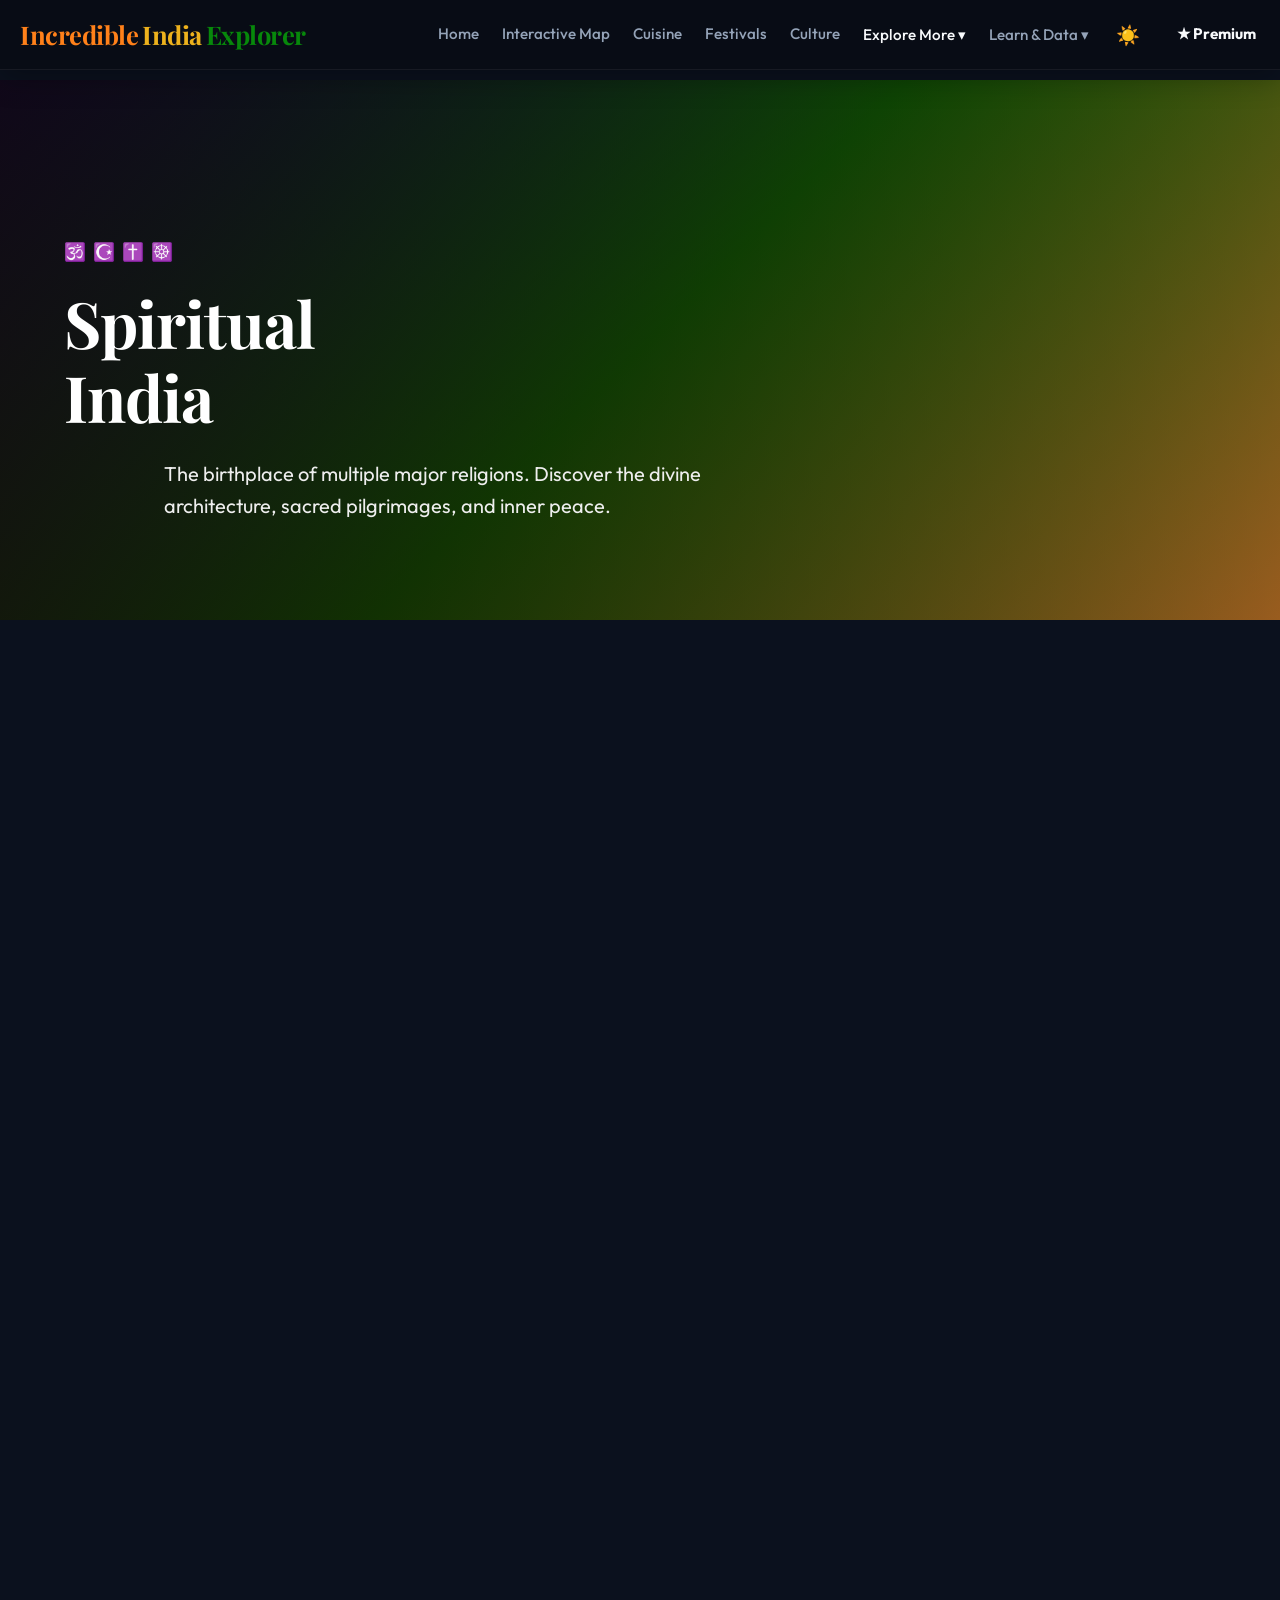
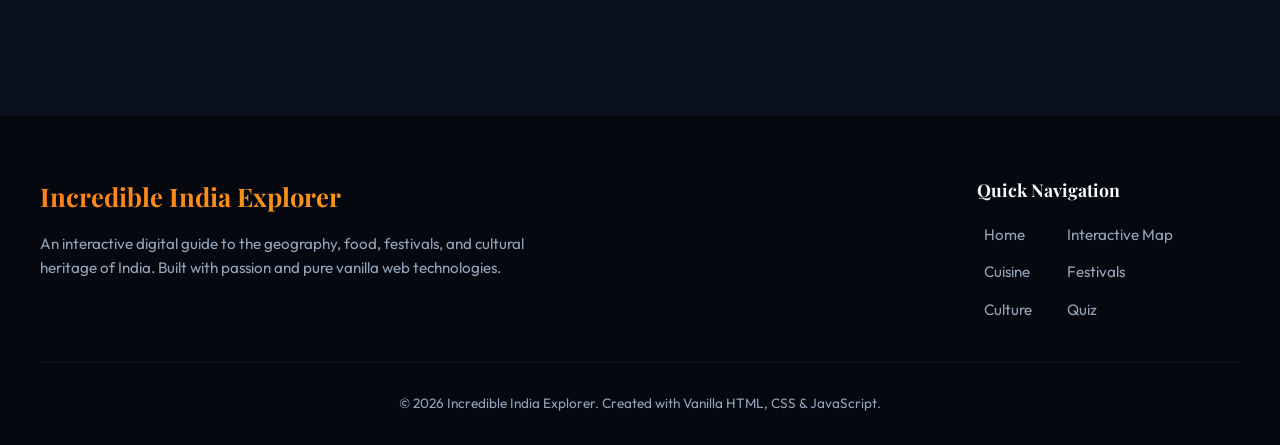
<file: spiritual.html>
<!DOCTYPE html>
<html lang="en">
<head>
    <meta charset="UTF-8">
    <meta name="viewport" content="width=device-width, initial-scale=1.0">
    <meta name="description" content="Spiritual India - Explore Pilgrimages, Temples, Mosques, and Architectural wonders.">
    <title>Spiritual India | Incredible India</title>

    <link rel="preconnect" href="https://fonts.googleapis.com">
    <link rel="preconnect" href="https://fonts.gstatic.com" crossorigin>
    <link href="https://fonts.googleapis.com/css2?family=Outfit:wght@300;400;500;600;700;800&family=Playfair+Display:ital,wght@0,400;0,600;0,700;1,400&display=swap" rel="stylesheet">
    
    <link rel="stylesheet" href="styles.css">
   <style>
    .spiritual-hero {
        background: linear-gradient(to right, rgba(20, 10, 0, 0.8) 0%, rgba(0, 0, 0, 0.4) 100%),
            linear-gradient(-45deg, #FF9933, #138808, #000080) center/cover;
        height: 60vh;
        display: flex;
        align-items: center;
    }

    .spiritual-carousel-wrap {
        position: relative;
        height: 480px;
        display: flex;
        align-items: center;
        justify-content: center;
        margin-top: 40px;
        perspective: 1200px;
    }

    .spiritual-carousel {
        position: relative;
        width: 100%;
        height: 100%;
    }

    .spiritual-card {
        position: absolute;
        top: 50%;
        left: 50%;
        width: 260px;
        height: 400px;
        border-radius: 20px;
        overflow: hidden;
        cursor: pointer;
        background: var(--glass-bg);
        border: 1px solid var(--glass-border);
        background-size: cover;
        background-position: center;
        transition:
            transform 0.5s cubic-bezier(0.22, 1, 0.36, 1),
            opacity 0.5s ease,
            box-shadow 0.5s ease;
        will-change: transform, opacity;
    }

    .spiritual-card.is-active {
        width: 320px;
        height: 460px;
        filter: brightness(1);
        border: 1px solid rgba(255, 200, 120, 0.9);
        /* the crisp thin line itself */
        box-shadow:
            0 0 0 1px rgba(255, 179, 71, 0.9),
            /* reinforces the hairline edge */
            0 0 18px 2px rgba(255, 153, 51, 0.5),
            /* soft glow bleeding just past it */
            0 25px 60px rgba(0, 0, 0, 0.6);
    }

    .spiritual-card-overlay {
        position: absolute;
        bottom: 0;
        left: 0;
        right: 0;
        padding: 22px 20px;
        background: linear-gradient(to top, rgba(0, 0, 0, 0.92), transparent 70%);
        color: white;
    }

    .spiritual-card-overlay h4 {
        font-family: 'Playfair Display', serif;
        font-size: 1.3rem;
        margin-bottom: 4px;
    }

    .spiritual-card-loc {
        font-size: 0.85rem;
        color: #ddd;
        display: flex;
        align-items: center;
        gap: 4px;
    }

    .spiritual-card-rating {
        position: absolute;
        top: 16px;
        right: 16px;
        background: rgba(0, 0, 0, 0.6);
        border: 1px solid var(--gold);
        color: var(--gold);
        padding: 4px 10px;
        border-radius: 20px;
        font-size: 0.8rem;
        font-weight: 600;
        opacity: 0;
        transition: opacity 0.3s ease;
    }

    .spiritual-card.is-active .spiritual-card-rating {
        opacity: 1;
    }

    .carousel-arrow {
        position: absolute;
        top: 50%;
        transform: translateY(-50%);
        z-index: 20;
        width: 44px;
        height: 44px;
        border-radius: 50%;
        border: 1px solid var(--glass-border);
        background: rgba(0, 0, 0, 0.4);
        color: var(--gold);
        font-size: 1.6rem;
        cursor: pointer;
        display: flex;
        align-items: center;
        justify-content: center;
        transition:
            background 0.3s ease,
            border-color 0.3s ease;
    }

    .carousel-arrow:hover {
        background: rgba(0, 0, 0, 0.7);
        border-color: var(--saffron);
    }

    .carousel-arrow-left {
        left: 10px;
    }

    .carousel-arrow-right {
        right: 10px;
    }

    .detail-divider {
        text-align: center;
        color: var(--gold);
        margin: 30px 0 20px;
        font-size: 1.2rem;
    }

    .spiritual-detail-panel {
        max-width: 700px;
        margin: 0 auto;
        margin-top: 50px;
        text-align: center;
    }

    .spiritual-detail-panel h3 {
        font-family: 'Playfair Display', serif;
        font-size: 2rem;
        color: white;
        margin-bottom: 8px;
    }

    @media (max-width: 600px) {
        .spiritual-carousel-wrap {
            height: 380px;
        }

        .spiritual-card {
            width: 180px;
            height: 300px;
        }

        .spiritual-card.is-active {
            width: 230px;
            height: 340px;
        }
    }
</style>

</head>
<body>
    <header class="navbar scrolled" id="navbar">
        <div class="nav-container">
            <a href="index.html#home" class="nav-logo" id="nav-logo">
                <span class="saffron">Incredible</span>
                <span class="gold">India</span>
                <span class="green">Explorer</span>
            </a>
            <button class="menu-toggle" id="menu-toggle" aria-label="Toggle Menu">
                <span class="bar"></span>
                <span class="bar"></span>
                <span class="bar"></span>
            </button>
            <nav class="nav-menu" id="nav-menu">
                <a href="index.html#home" class="nav-link" id="link-home">Home</a>
                <a href="index.html#map" class="nav-link" id="link-map">Interactive Map</a>
                <a href="cuisine.html" class="nav-link" id="link-cuisine">Cuisine</a>
                <a href="festivals.html" class="nav-link" id="link-festivals">Festivals</a>
                <a href="culture.html" class="nav-link" id="link-culture">Culture</a>
                <div class="nav-dropdown">
                    <button class="nav-link dropdown-toggle" id="link-explore-more" style="color: var(--saffron)">Explore More ▾</button>
                    <div class="dropdown-menu">
                        <a href="travel.html" class="dropdown-item">Travel & Destinations</a>
                        <a href="wildlife.html" class="dropdown-item">Nature & Wildlife</a>
                        <a href="personalities.html" class="dropdown-item">Famous Personalities</a>
                        <a href="spiritual.html" class="dropdown-item" style="color: var(--saffron)">Spiritual India</a>
                        <a href="arts-crafts.html" class="dropdown-item">Arts & Crafts</a>
                    </div>
                </div>
                <div class="nav-dropdown">
                    <button class="nav-link dropdown-toggle" id="link-learn-data">Learn & Data ▾</button>
                    <div class="dropdown-menu">
                        <a href="smart-cities.html" class="dropdown-item">Smart Cities</a>
                        <a href="languages.html" class="dropdown-item">Languages of India</a>
                        <a href="data-india.html" class="dropdown-item">Data & Statistics</a>
                        <a href="learn.html" class="dropdown-item">Learn & Quiz</a>
                    </div>
                </div>
                <button id="theme-toggle" class="btn-theme-toggle" aria-label="Toggle Dark/Light Mode" title="Toggle Light Mode">☀️</button>
                <a href="premium.html" class="nav-link" style="color: var(--gold); font-weight: bold;">★ Premium</a>
            </nav>
        </div>
    </header>

    <main style="padding-top: 80px;">
        <section class="spiritual-hero scroll-section">
            <div class="section-container">
                <div class="hero-content" style="text-align: left; margin: 0;">
                    <span class="hero-tagline animate-fade-in" style="color: var(--saffron);">🕉️ ☪️ ✝️ ☸️</span>
                    <h1 class="hero-title animate-slide-up" style="color: white; font-size: 4rem;">Spiritual <br><span style="color: var(--saffron);">India</span></h1>
                    <p class="hero-description animate-fade-in-delayed" style="color: #eee; max-width: 600px;">
                        The birthplace of multiple major religions. Discover the divine architecture, sacred pilgrimages, and inner peace.
                    </p>
                </div>
            </div>
        </section>

        <section class="fade-in-section" style="padding: 60px 0;">
            <div class="section-container">
                <div class="section-header">
                    <span class="section-badge">Sacred Spaces</span>
                    <h2>Architectural Marvels</h2>
                    <p class="section-subtitle">Temples, Mosques, Churches & Monasteries.</p>
                </div>

                <div class="spiritual-carousel-wrap">
                    <button class="carousel-arrow carousel-arrow-left" id="spiritual-prev" aria-label="Previous destination">‹</button>
                
                    <div class="spiritual-carousel" id="spiritual-carousel"></div>
                
                    <button class="carousel-arrow carousel-arrow-right" id="spiritual-next" aria-label="Next destination">›</button>
                </div>
                
                <div class="carousel-dots" id="spiritual-dots"></div>
                
                <div class="spiritual-detail-panel">
                    <div class="detail-body">
                        <div class="detail-text">
                            <h3 id="spiritual-detail-title"></h3>
                            <div class="detail-location">
                            </div>
                            <p id="spiritual-detail-desc"></p>
                        </div>
                    </div>
                </div>
            </div>
        </section>
    </main>

    <!-- Footer -->
    <footer class="footer">
        <div class="footer-container">
            <div class="footer-brand">
                <h3>Incredible India Explorer</h3>
                <p>An interactive digital guide to the geography, food, festivals, and cultural heritage of India. Built
                    with passion and pure vanilla web technologies.</p>
            </div>
            <div class="footer-links">
                <h4>Quick Navigation</h4>
                <ul>
                    <li><a href="index.html#home">Home</a></li>
                    <li><a href="index.html#map">Interactive Map</a></li>
                    <li><a href="cuisine.html">Cuisine</a></li>
                    <li><a href="festivals.html">Festivals</a></li>
                    <li><a href="culture.html">Culture</a></li>
                    <li><a href="index.html#quiz">Quiz</a></li>
                </ul>
            </div>
            
        </div>
        <div class="footer-credits" style="align-self: center;">
            <p>&copy; 2026 Incredible India Explorer. Created with Vanilla HTML, CSS & JavaScript.</p>
        </div>
    </footer>
    <script src="app.js"></script>
</body>
</html>
</file>
<file: geological-wonders/style.css>
* {
    margin: 0;
    padding: 0;
    box-sizing: border-box;
}

body {
    font-family: 'Segoe UI', Tahoma, Geneva, Verdana, sans-serif;
    background: linear-gradient(135deg, #667eea 0%, #764ba2 100%);
    min-height: 100vh;
    color: #333;
}

header {
    background: rgba(255, 255, 255, 0.95);
    padding: 2rem;
    text-align: center;
    box-shadow: 0 4px 6px rgba(0, 0, 0, 0.1);
}

header h1 {
    color: #2c3e50;
    font-size: 2.5rem;
    margin-bottom: 0.5rem;
}

header p {
    color: #7f8c8d;
    font-size: 1.1rem;
}

main {
    max-width: 1400px;
    margin: 0 auto;
    padding: 2rem;
}

.controls {
    background: rgba(255, 255, 255, 0.95);
    padding: 1.5rem;
    border-radius: 12px;
    margin-bottom: 2rem;
    box-shadow: 0 4px 6px rgba(0, 0, 0, 0.1);
}

.search-box {
    margin-bottom: 1rem;
}

.search-box input {
    width: 100%;
    padding: 12px 20px;
    border: 2px solid #e0e0e0;
    border-radius: 8px;
    font-size: 1rem;
    transition: border-color 0.3s;
}

.search-box input:focus {
    outline: none;
    border-color: #667eea;
}

.filters {
    display: flex;
    flex-wrap: wrap;
    gap: 0.5rem;
}

.filter-btn {
    padding: 10px 20px;
    border: 2px solid #667eea;
    background: white;
    color: #667eea;
    border-radius: 25px;
    cursor: pointer;
    font-size: 0.9rem;
    font-weight: 600;
    transition: all 0.3s;
}

.filter-btn:hover {
    background: #667eea;
    color: white;
}

.filter-btn.active {
    background: #667eea;
    color: white;
}

.wonders-grid {
    display: grid;
    grid-template-columns: repeat(auto-fill, minmax(320px, 1fr));
    gap: 2rem;
}

.wonder-card {
    background: white;
    border-radius: 12px;
    overflow: hidden;
    box-shadow: 0 4px 6px rgba(0, 0, 0, 0.1);
    transition: transform 0.3s, box-shadow 0.3s;
    cursor: pointer;
}

.wonder-card:hover {
    transform: translateY(-8px);
    box-shadow: 0 12px 20px rgba(0, 0, 0, 0.2);
}

.wonder-card.hidden {
    display: none;
}

.wonder-image {
    height: 200px;
    background: linear-gradient(135deg, #667eea 0%, #764ba2 100%);
    display: flex;
    align-items: center;
    justify-content: center;
    color: white;
    font-size: 4rem;
}

.wonder-content {
    padding: 1.5rem;
}

.wonder-content h3 {
    color: #2c3e50;
    font-size: 1.4rem;
    margin-bottom: 0.5rem;
}

.wonder-content .location {
    color: #e74c3c;
    font-size: 0.9rem;
    margin-bottom: 0.8rem;
    display: flex;
    align-items: center;
    gap: 0.3rem;
}

.wonder-content .type {
    display: inline-block;
    padding: 4px 12px;
    background: #667eea;
    color: white;
    border-radius: 15px;
    font-size: 0.8rem;
    margin-bottom: 0.8rem;
}

.wonder-content p {
    color: #7f8c8d;
    font-size: 0.95rem;
    line-height: 1.6;
    display: -webkit-box;
    -webkit-line-clamp: 3;
    -webkit-box-orient: vertical;
    overflow: hidden;
}

.modal {
    display: none;
    position: fixed;
    z-index: 1000;
    left: 0;
    top: 0;
    width: 100%;
    height: 100%;
    background-color: rgba(0, 0, 0, 0.8);
    overflow-y: auto;
}

.modal.show {
    display: block;
}

.modal-content {
    background-color: white;
    margin: 5% auto;
    padding: 0;
    border-radius: 12px;
    max-width: 800px;
    position: relative;
    animation: modalSlideIn 0.3s ease;
}

@keyframes modalSlideIn {
    from {
        transform: translateY(-50px);
        opacity: 0;
    }
    to {
        transform: translateY(0);
        opacity: 1;
    }
}

.close {
    position: absolute;
    right: 20px;
    top: 15px;
    font-size: 28px;
    font-weight: bold;
    color: #aaa;
    cursor: pointer;
    z-index: 10;
}

.close:hover {
    color: #333;
}

.modal-body {
    padding: 2rem;
}

.modal-header {
    text-align: center;
    margin-bottom: 2rem;
}

.modal-header h2 {
    color: #2c3e50;
    font-size: 2rem;
    margin-bottom: 0.5rem;
}

.modal-header .location {
    color: #e74c3c;
    font-size: 1.1rem;
}

.modal-image {
    height: 250px;
    background: linear-gradient(135deg, #667eea 0%, #764ba2 100%);
    border-radius: 8px;
    display: flex;
    align-items: center;
    justify-content: center;
    color: white;
    font-size: 5rem;
    margin-bottom: 1.5rem;
}

.modal-section {
    margin-bottom: 1.5rem;
}

.modal-section h3 {
    color: #2c3e50;
    font-size: 1.3rem;
    margin-bottom: 0.8rem;
    border-bottom: 2px solid #667eea;
    padding-bottom: 0.3rem;
}

.modal-section p {
    color: #555;
    line-height: 1.7;
    font-size: 1rem;
}

.modal-section ul {
    color: #555;
    line-height: 1.8;
    padding-left: 1.5rem;
}

.map-link {
    display: inline-block;
    margin-top: 1rem;
    padding: 12px 24px;
    background: #e74c3c;
    color: white;
    text-decoration: none;
    border-radius: 8px;
    font-weight: 600;
    transition: background 0.3s;
}

.map-link:hover {
    background: #c0392b;
}

footer {
    background: rgba(255, 255, 255, 0.95);
    text-align: center;
    padding: 1.5rem;
    margin-top: 2rem;
    color: #7f8c8d;
}

@media (max-width: 768px) {
    header h1 {
        font-size: 1.8rem;
    }

    header p {
        font-size: 0.9rem;
    }

    .wonders-grid {
        grid-template-columns: 1fr;
    }

    .modal-content {
        margin: 10% auto;
        width: 90%;
    }

    .filters {
        justify-content: center;
    }

    .filter-btn {
        font-size: 0.8rem;
        padding: 8px 16px;
    }
}

@media (max-width: 480px) {
    header {
        padding: 1.5rem;
    }

    header h1 {
        font-size: 1.5rem;
    }

    main {
        padding: 1rem;
    }

    .controls {
        padding: 1rem;
    }
}
</file>
